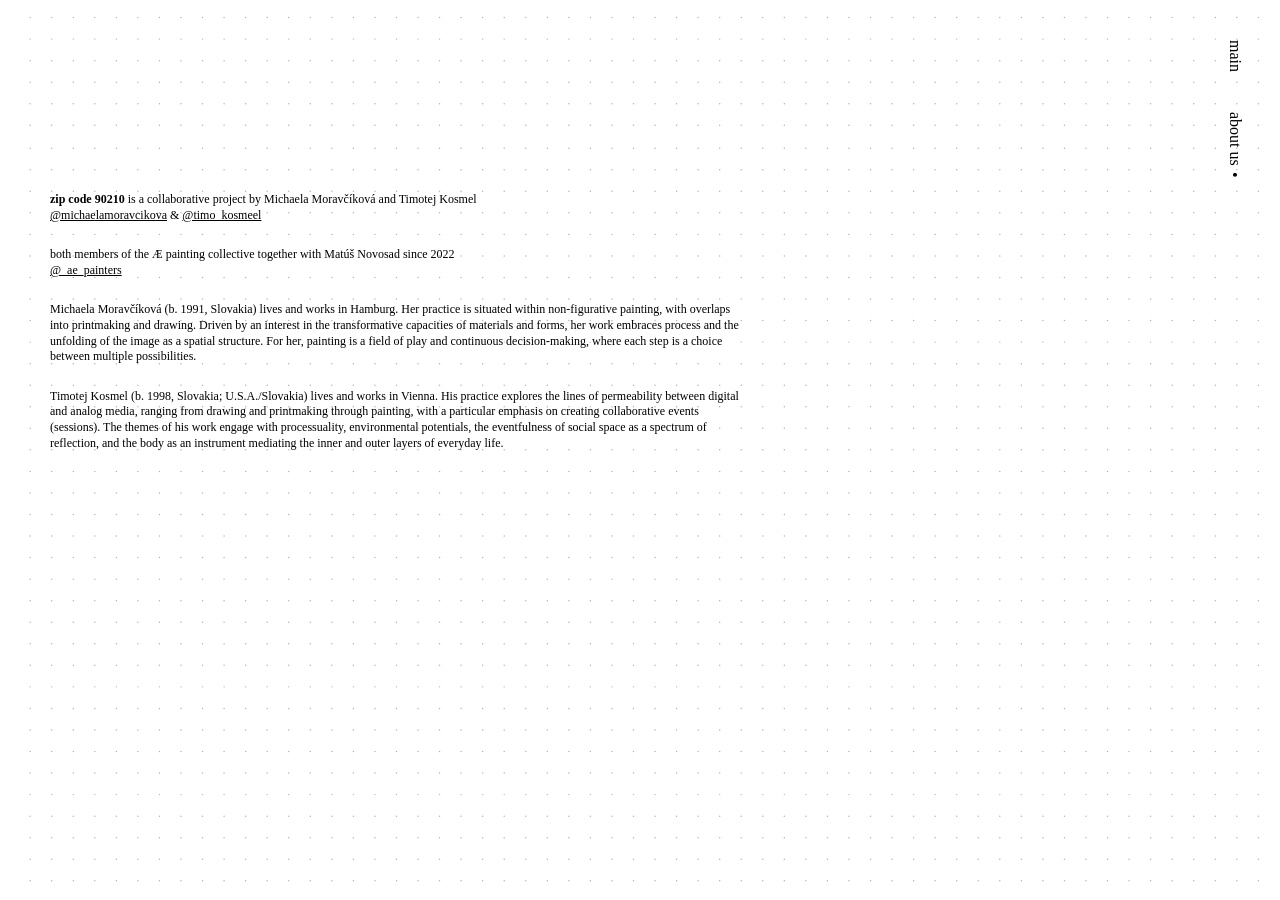
<file: about.html>
<!DOCTYPE html>
<html lang="en">
<head>
    <meta charset="UTF-8">
    <link rel="stylesheet" href="styles.css">
    <title>about us</title>
</head>
<body>

<ul class="top-right-links">
    <li><a href="index.html">main</a></li>
    <li><a href="about.html" class="current">about us</a></li>
</ul>

<div class="about-content">
    <p>
        <strong>zip code 90210</strong> is a collaborative project by Michaela Moravčíková and Timotej Kosmel<br>
        <a href="https://www.instagram.com/michaelamoravcikova/" target="_blank">@michaelamoravcikova</a> &
        <a href="https://www.instagram.com/timo_kosmeel/" target="_blank">@timo_kosmeel</a>
    </p>

    <p>
        both members of the Æ painting collective together with Matúš Novosad since 2022<br>
        <a href="https://www.instagram.com/_ae_painters/" target="_blank">@_ae_painters</a>
    </p>

    <p>
        Michaela Moravčíková (b. 1991, Slovakia) lives and works in Hamburg. Her practice is situated within non-figurative painting, with overlaps into printmaking and drawing. Driven by an interest in the transformative capacities of materials and forms, her work embraces process and the unfolding of the image as a spatial structure. For her, painting is a field of play and continuous decision-making, where each step is a choice between multiple possibilities.
    </p>

    <p>
        Timotej Kosmel (b. 1998, Slovakia; U.S.A./Slovakia) lives and works in Vienna. His practice explores the lines of permeability between digital and analog media, ranging from drawing and printmaking through painting, with a particular emphasis on creating collaborative events (sessions). The themes of his work engage with processuality, environmental potentials, the eventfulness of social space as a spectrum of reflection, and the body as an instrument mediating the inner and outer layers of everyday life.
    </p>
</div>
</body>

</html>
</file>
<file: styles.css>
body {
    margin: 0;
    min-height: 100vh;
    position: relative;
}

body::before {
    content: "";
    position: fixed;
    inset: 0;
    background: url("zipcode_background.svg") center / cover no-repeat;
    z-index: -1;
    pointer-events: none;
}

a[href]{
    color:black;
    text-decoration: none;
    font-family: "Times New Roman";
}

a[href]:hover{
    opacity: 0.5;
}

li{
    color:black;
    text-decoration: none;
    font-family: "Times New Roman";
}

a.instagram-link {
    transition: all 0.3s ease;
    opacity: 0.25;
}

a.instagram-link:hover {
    opacity: 0.8;
    transform: scale(1.1);
}

ul.main-links-list{
    list-style-type: none;
    margin: 0;
    padding: 0;
    position: absolute;
    left: 50px;
    top: 75px;
}

ul.main-links-list a {
    text-decoration: underline;
}

nav.notebooks-nav ul.main-links-list{
    list-style-type: none;
    line-height: 1.5;
    margin: 0;
    padding: 0;
    position: absolute;
    left: 200px;
    top: 168px;
}

div.main-nav-div{
    position: sticky;
    top: 0;
    height: 150px;
}

div.main-nav-div a.current{
    border-bottom: 2px solid black;
}

.zc-text {
    position: absolute;
    left: 50px;
    top: 10px;
    font-family: "Academy Engraved LET";
}

.pdf-container-right {
    position: absolute;
    right: 200px;
    top: 150px;
    width: 50%;
    height: 100vh;
    padding: 2em;
    
}

.pdf-container-right embed {
    border: none;
}


ul.top-right-links {
    list-style: none;
    position: absolute;
    top: 0px;
    right: 20px;
    display: flex;
    gap: 40px;
    writing-mode: vertical-rl;
}

ul.top-right-links li {
    margin: 0;
}

ul.top-right-links a {
    text-decoration: none;
    color: black;
    font-family: "Times New Roman";
}

ul.top-right-links a:hover {
    opacity: 0.5;
}

ul.top-right-links a.current {
    position: relative;
}

ul.top-right-links a.current::after {
    content: "•";
    position: absolute;
    left: 40%;
    bottom: -12px;
    transform: translateX(-50%);
    font-size: 1rem;
    line-height: 1;
    color: #000;
}

.about-content {
    max-width: 700px;
    margin: 0 0 80px 50px;
    padding-top: 180px;

    font-family: "Times New Roman";
    font-size: 12px;
    line-height: 1.3;
    color: black;
    }

.about-content p {
    margin-bottom: 2em;
}

.about-content a {
    text-decoration: underline;
}
</file>
